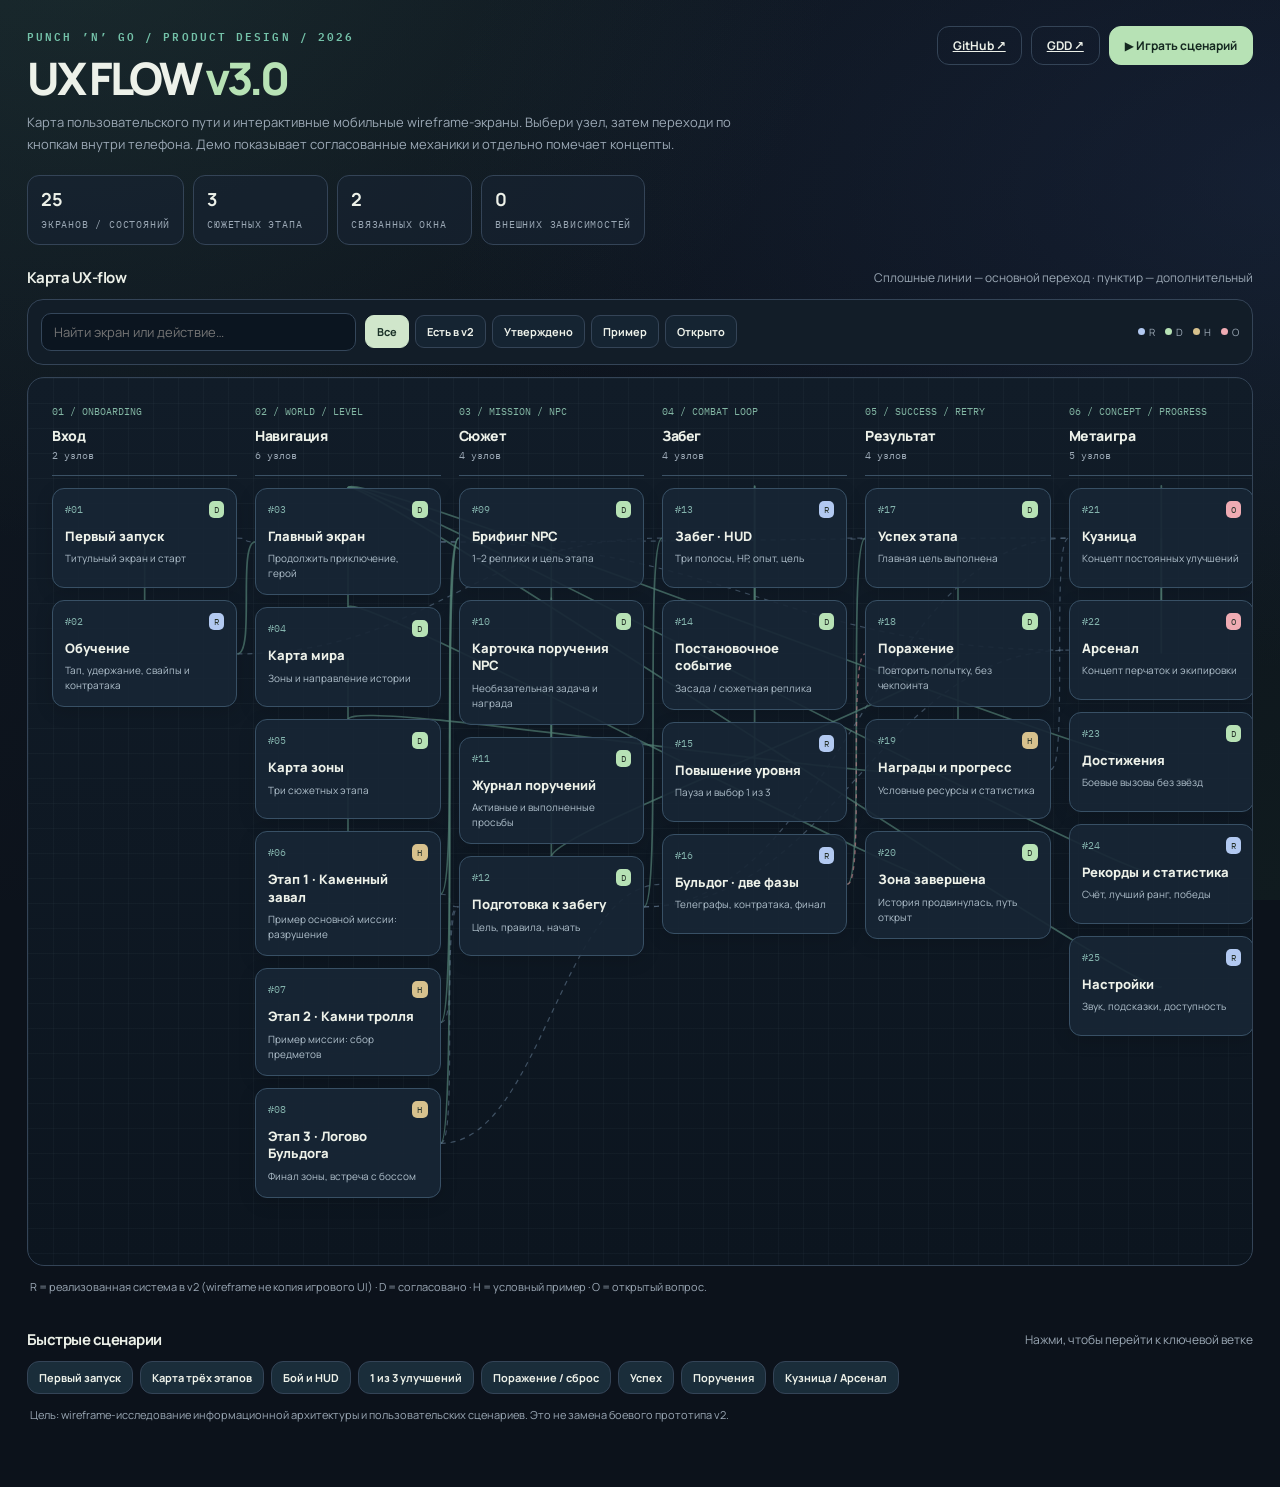
<file: index.html>
<!doctype html>
<html lang="ru">
<head>
  <meta charset="utf-8">
  <meta name="viewport" content="width=device-width, initial-scale=1, viewport-fit=cover">
  <meta name="theme-color" content="#101721">
  <meta name="description" content="PUNCH ’N’ GO v3: интерактивная UX-карта с 25 мобильными wireframe-экранами.">
  <title>PUNCH ’N’ GO · UX FLOW v3</title>
  <link rel="stylesheet" href="./styles.css">
  <script defer src="./app.js"></script>
</head>
<body>
  <div class="page-glow" aria-hidden="true"></div>
  <div id="app"></div>
  <noscript>Для просмотра интерактивного UX-flow включите JavaScript.</noscript>
</body>
</html>
</file>
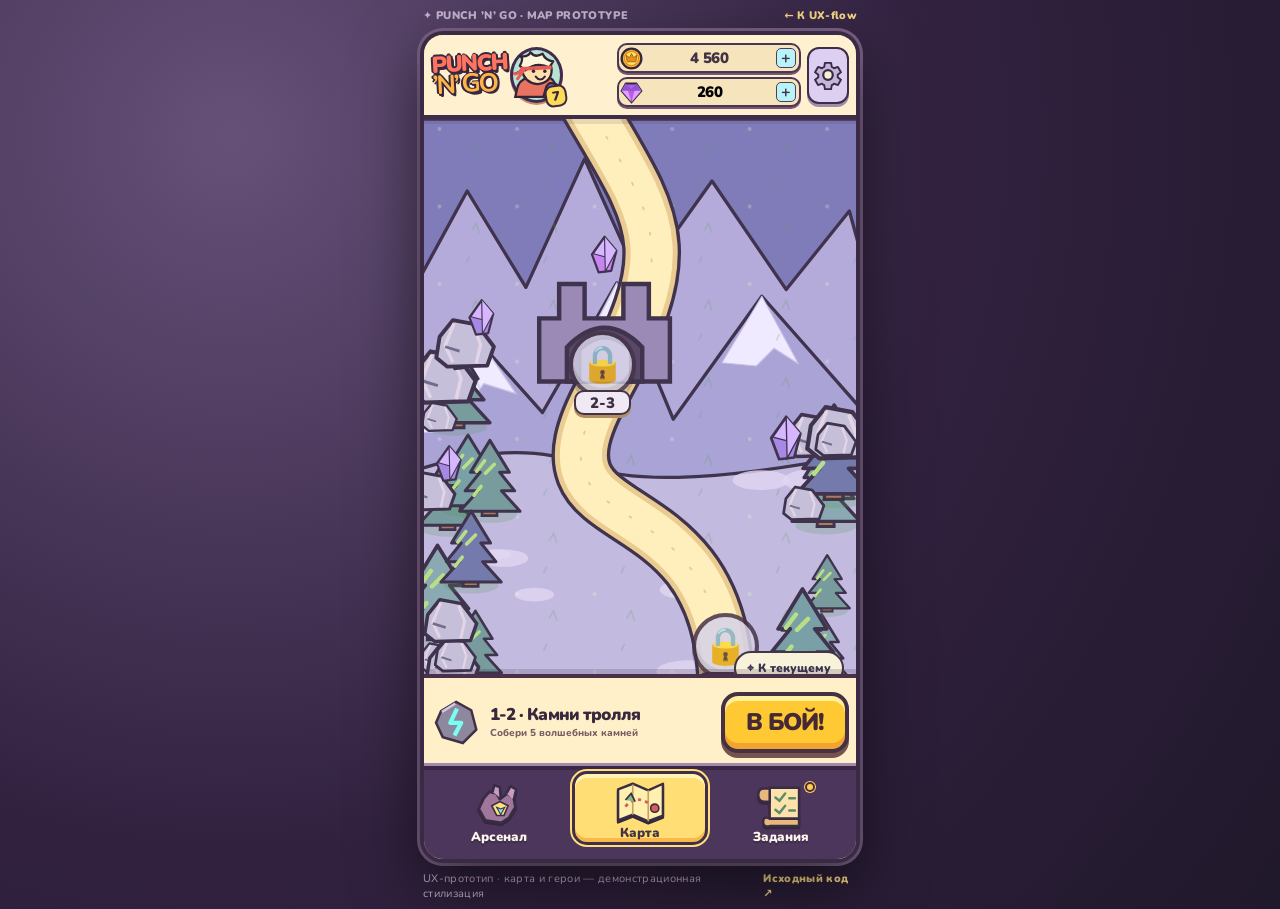
<file: map/index.html>
<!doctype html>
<html lang="ru">
<head>
  <meta charset="utf-8">
  <meta name="viewport" content="width=device-width, initial-scale=1, viewport-fit=cover">
  <meta name="theme-color" content="#332242">
  <meta name="description" content="PUNCH ’N’ GO — интерактивная иллюстрированная карта фэнтезийного приключения.">
  <title>PUNCH ’N’ GO — Карта приключения</title>
  <link rel="preconnect" href="https://fonts.googleapis.com">
  <link rel="preconnect" href="https://fonts.gstatic.com" crossorigin>
  <link href="https://fonts.googleapis.com/css2?family=Nunito:wght@600;700;800;900;1000&display=swap" rel="stylesheet">
  <link rel="stylesheet" href="./styles.css?v=1">
  <script defer src="./art.js?v=1"></script>
  <script defer src="./map.js?v=1"></script>
</head>
<body>
  <div class="desktop-note"><span>✦ PUNCH ’N’ GO · MAP PROTOTYPE</span><a href="../">← К UX-flow</a></div>
  <main class="game" aria-label="Главный экран и карта приключения PUNCH ’N’ GO">
    <header class="topbar">
      <div class="identity">
        <div class="brand"><span>PUNCH</span><strong>’N’ GO</strong></div>
        <div class="hero" aria-label="Портрет героя">
          <svg viewBox="0 0 62 64" aria-hidden="true"><path d="M5 52Q7 38 21 35H48Q59 41 59 61H3Z" fill="#e97361" stroke="#312638" stroke-width="3"/><path d="M12 26Q12 8 31 8T51 25Q51 42 32 44Q15 42 12 26Z" fill="#ffe0ad" stroke="#312638" stroke-width="3"/><path d="M9 20Q15 9 9 7Q20 9 23 2Q29 10 39 4Q43 13 53 14L48 22Q31 14 16 26Z" fill="#fff5db" stroke="#312638" stroke-width="3" stroke-linejoin="round"/><path d="M10 24L51 22" stroke="#e45d57" stroke-width="5"/><path d="M12 24Q5 33 1 30M14 26L6 37" stroke="#e45d57" stroke-width="4" stroke-linecap="round"/><circle cx="27" cy="27" r="2.3" fill="#312638"/><circle cx="42" cy="27" r="2.3" fill="#312638"/><path d="M30 34Q36 42 42 34" fill="none" stroke="#312638" stroke-width="2.8" stroke-linecap="round"/><path d="M43 51Q45 41 53 43Q63 44 60 57L52 65L40 61Z" fill="#87669b" stroke="#312638" stroke-width="3"/><path d="M47 51L53 48L57 53L52 59Z" fill="#ffda59" stroke="#312638" stroke-width="2"/></svg>
          <span class="hero-level">7</span>
        </div>
      </div>
      <div class="resources">
        <button class="resource resource-coin" data-sheet="coins" aria-label="Монеты: 4560, демонстрационная экономика">
          <svg viewBox="0 0 28 28" aria-hidden="true"><circle cx="14" cy="14" r="12" fill="#f9b929" stroke="#35273b" stroke-width="2.8"/><circle cx="14" cy="14" r="8.6" fill="#ffe56a" stroke="#e78a24" stroke-width="1.6"/><path d="m7.5 10 4 3 2.5-5 2.5 5 4-3-1.3 8H8.8Z" fill="#e99115" stroke="#a86521" stroke-width="1.2"/></svg>
          <span>4 560</span><b>+</b>
        </button>
        <button class="resource resource-gem" data-sheet="gems" aria-label="Кристаллы: 260, демонстрационная экономика">
          <svg viewBox="0 0 28 28" aria-hidden="true"><path d="m7 3 13 0 6 9-12 14L2 12Z" fill="#b65de9" stroke="#35273b" stroke-width="2.4"/><path d="M7 3 14 26 2 12ZM20 3 14 26 26 12Z" fill="#e69dff"/><path d="m7 3 7 7 6-7 6 9H2Z" fill="#8e54d1"/></svg>
          <span>260</span><b>+</b>
        </button>
      </div>
      <button class="settings icon-btn" data-sheet="settings" aria-label="Настройки и демо-сценарии">
        <svg viewBox="0 0 32 32" aria-hidden="true"><path d="M12.7 3h6.6l.7 4.3a9 9 0 0 1 2.4 1.5l4.2-1.4 3.2 5.6-3.5 2.7a10 10 0 0 1 0 2.7l3.5 2.7-3.2 5.6-4.2-1.4a9 9 0 0 1-2.4 1.5l-.7 4.3h-6.6l-.7-4.3a9 9 0 0 1-2.4-1.5l-4.2 1.4-3.2-5.6 3.5-2.7a10 10 0 0 1 0-2.7l-3.5-2.7 3.2-5.6 4.2 1.4A9 9 0 0 1 12 7.3Z" fill="#c3b6d9" stroke="#382a46" stroke-width="2" stroke-linejoin="round"/><circle cx="16" cy="16" r="5.1" fill="#f9efd4" stroke="#382a46" stroke-width="2.4"/></svg>
      </button>
    </header>

    <div class="map-scroll" id="mapScroll" tabindex="0" aria-label="Вертикально прокручиваемая карта мира">
      <div class="world" id="world">
        <svg id="worldIllustration" class="world-art" viewBox="0 0 390 2320" preserveAspectRatio="none" aria-label="Иллюстрация карты: лесная тропа, река, камни, замок, снежные горы"></svg>
        <div class="zone-title zone-title-two" data-x="202" data-y="570">
          <span class="small">ЗОНА 2</span><strong>Ледяные вершины</strong><span class="zone-lock">🔒 Закрыта</span>
        </div>
        <div class="zone-title zone-title-one" data-x="156" data-y="1158">
          <span class="small">ЗОНА 1</span><strong>Лесные тропы</strong>
          <span class="small last">ТРИ СЮЖЕТНЫХ ЭТАПА</span>
        </div>

        <button class="stage-node stage-node-locked" data-level="2-3" data-x="161" data-y="246" aria-label="Зона 2, этап 2-3, закрыт">
          <span class="stage-medal">♜</span><span class="stage-ribbon">2-3</span>
        </button>
        <button class="stage-node stage-node-locked" data-level="2-2" data-x="272" data-y="500" aria-label="Зона 2, этап 2-2, закрыт">
          <span class="stage-medal">◆</span><span class="stage-ribbon">2-2</span>
        </button>
        <button class="stage-node stage-node-locked" data-level="2-1" data-x="93" data-y="833" aria-label="Зона 2, этап 2-1">
          <span class="stage-medal">✦</span><span class="stage-ribbon">2-1</span>
        </button>

        <button class="stage-node stage-node-boss" data-level="1-3" data-x="253" data-y="1384" aria-label="Этап 1-3, логово Бульдога, закрыт">
          <span class="stage-medal">♜</span><span class="stage-ribbon">1-3</span><span class="stage-name">Логово Бульдога</span>
        </button>
        <button class="stage-node stage-node-current" data-level="1-2" data-x="159" data-y="1672" id="currentStage" aria-label="Текущий этап 1-2, Камни тролля">
          <span class="stage-rays" aria-hidden="true">✦</span><span class="stage-medal"><svg viewBox="0 0 52 52" aria-hidden="true"><path d="M10 39L41 12M14 13l27 28" stroke="#47334c" stroke-width="6" stroke-linecap="round"/><path d="M10 39L41 12M14 13l27 28" stroke="#fff9d5" stroke-width="2" stroke-linecap="round"/></svg></span><span class="stage-ribbon">1-2</span><span class="stage-name">Камни тролля</span>
        </button>
        <button class="stage-node stage-node-done" data-level="1-1" data-x="113" data-y="1971" aria-label="Пройденный этап 1-1, Каменный завал">
          <span class="stage-medal">✓</span><span class="stage-ribbon">1-1</span><span class="stage-name">Каменный завал</span>
        </button>
        <button class="npc-hit" data-sheet="npc" data-x="326" data-y="1639" aria-label="Каменный тролль: необязательное поручение"><span>!</span></button>
        <span class="floating-coin" data-x="65" data-y="1435" aria-hidden="true">✦</span>
        <span class="floating-coin" data-x="324" data-y="2028" aria-hidden="true">✦</span>
      </div>
    </div>

    <button id="jumpCurrent" class="jump-current" aria-label="Вернуться к текущему уровню">⌖ <span>К текущему</span></button>

    <section class="battle-dock" aria-label="Текущий сюжетный этап">
      <div class="battle-dock-art" aria-hidden="true">
        <svg viewBox="0 0 62 62"><path d="m12 18 18-11 18 10 6 23-16 16-24-7-8-17Z" fill="#8e889f" stroke="#403045" stroke-width="3"/><path d="m31 15-8 17 13 0-8 15" fill="none" stroke="#77fff2" stroke-width="5" stroke-linejoin="round"/><path d="M13 19 29 9" stroke="#d4c9e0" stroke-width="3"/></svg>
      </div>
      <div class="battle-info"><strong id="currentStageTitle">1-2 · Камни тролля</strong><span id="currentStageSubtitle">Собери 5 волшебных камней</span></div>
      <button class="battle-button" data-action="battle">В БОЙ!</button>
    </section>

    <nav class="bottom-tabs" aria-label="Нижняя навигация">
      <button class="tab" data-sheet="arsenal" aria-label="Арсенал">
        <svg viewBox="0 0 65 56" aria-hidden="true"><path d="m13 18 7-8 9 2 4 7 9-7 8 5 2 12-8 13-9 6-20-3-8-14Z" fill="#a1769d" stroke="#392c45" stroke-width="3.5" stroke-linejoin="round"/><path d="m24 10 2-8 7 2 1 14M41 12l5-9 7 4-3 13" fill="#c99bc0" stroke="#392c45" stroke-width="3.2" stroke-linejoin="round"/><path d="m23 27 10-5 10 5-5 12H29Z" fill="#fee27b" stroke="#392c45" stroke-width="2"/><path d="m29 29 5 2 5-2-5 9Z" fill="#77e9e2" stroke="#392c45" stroke-width="1.3"/></svg>
        <span>Арсенал</span>
      </button>
      <button class="tab selected" data-action="focus" aria-label="Карта, текущая вкладка">
        <svg viewBox="0 0 65 56" aria-hidden="true"><path d="M5 12 23 5l19 8 18-8v39l-18 7-19-8-18 7Z" fill="#fff0af" stroke="#392c45" stroke-width="3" stroke-linejoin="round"/><path d="m23 6 0 37m19-30v38" stroke="#c9a15a" stroke-width="2"/><path d="M14 33Q29 15 50 35" fill="none" stroke="#d65d5c" stroke-width="3.5" stroke-dasharray="4 5"/><circle cx="50" cy="35" r="5" fill="#d65d5c" stroke="#392c45" stroke-width="2"/><path d="m14 25 7-8 5 10" fill="#83ba85" stroke="#392c45" stroke-width="2"/></svg>
        <span>Карта</span>
      </button>
      <button class="tab" data-sheet="quests" aria-label="Задания">
        <svg viewBox="0 0 65 56" aria-hidden="true"><path d="M18 5h36v38H18Z" fill="#ffe2ab" stroke="#392c45" stroke-width="3"/><path d="M11 6q-7 0-7 8t7 8h7V6Zm7 37q-8-4-8 4 0 7 8 5h36V43Z" fill="#e9b77c" stroke="#392c45" stroke-width="3"/><path d="m25 17 5 4 7-9M25 32l5 4 7-9m5-9h7m-7 15h7" fill="none" stroke="#598c67" stroke-width="3" stroke-linecap="round"/></svg>
        <span>Задания</span><i class="quest-dot" aria-hidden="true"></i>
      </button>
    </nav>

    <div class="sheet-shade" id="sheetShade" hidden>
      <section class="sheet" role="dialog" aria-modal="true" aria-labelledby="sheetTitle">
        <div class="sheet-grab" aria-hidden="true"></div>
        <header class="sheet-header"><span id="sheetTag">СЮЖЕТНЫЙ ЭТАП</span><button id="closeSheet" class="close-sheet" aria-label="Закрыть карточку">✕</button></header>
        <div class="sheet-content" id="sheetContent"></div>
      </section>
    </div>
  </main>
  <div class="desktop-footer"><span>UX-прототип · карта и герои — демонстрационная стилизация</span><a href="https://github.com/artem-chinkov/punchngo-v3-uxflow/tree/main/map" target="_blank" rel="noopener noreferrer">Исходный код ↗</a></div>
</body>
</html>
</file>
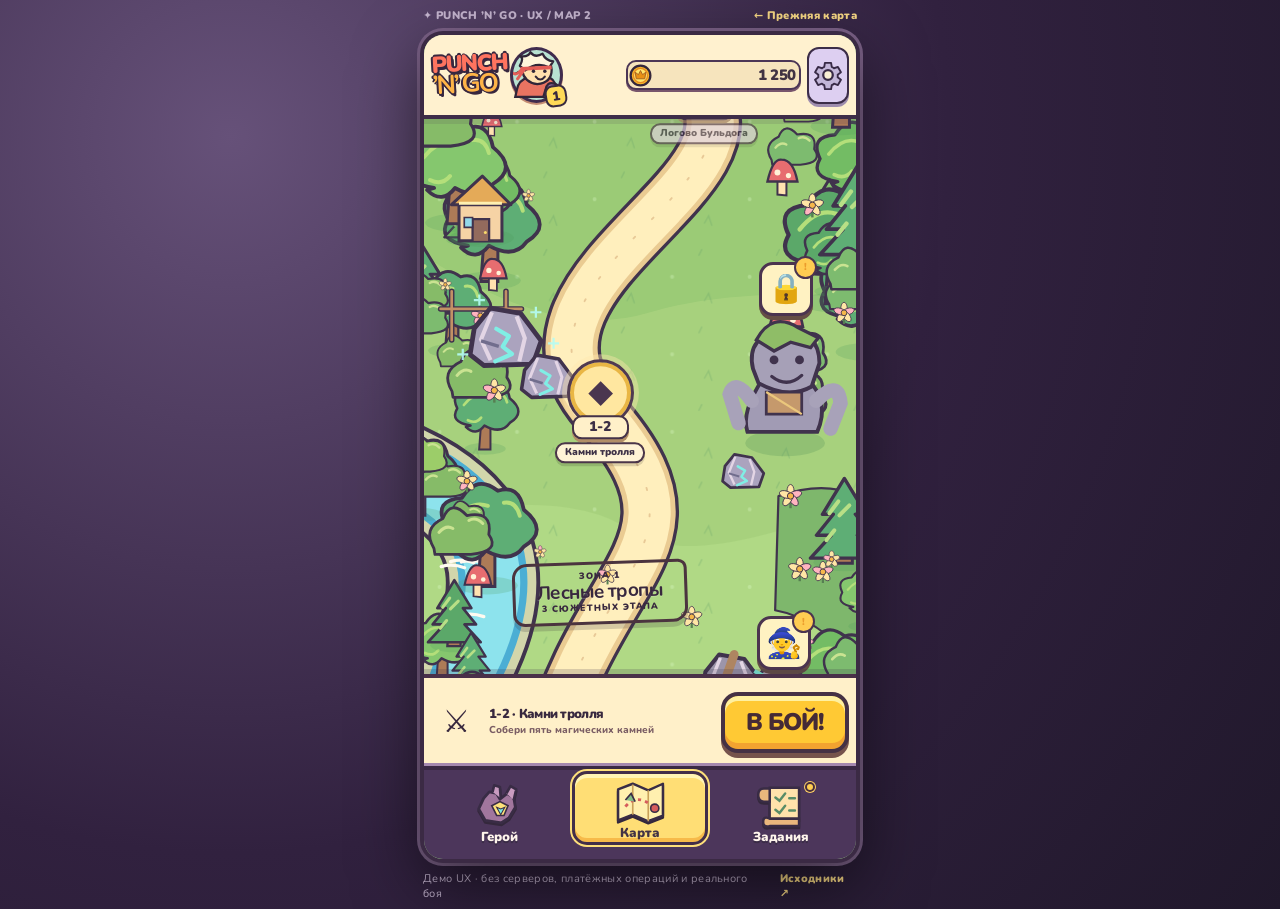
<file: map_2/index.html>
<!doctype html>
<html lang="ru">
<head>
  <meta charset="utf-8">
  <meta name="viewport" content="width=device-width, initial-scale=1, viewport-fit=cover">
  <meta name="theme-color" content="#332242">
  <meta name="description" content="PUNCH ’N’ GO — UX-прототип карты, героя, камней и ежедневной арены на основе GDD v1.2.">
  <title>PUNCH ’N’ GO — UX Map 2</title>
  <link rel="preconnect" href="https://fonts.googleapis.com">
  <link rel="preconnect" href="https://fonts.gstatic.com" crossorigin>
  <link href="https://fonts.googleapis.com/css2?family=Nunito:wght@600;700;800;900;1000&display=swap" rel="stylesheet">
  <link rel="stylesheet" href="./styles.css?v=2">
  <script defer src="./art.js?v=2"></script>
  <script defer src="./app.js?v=2"></script>
</head>
<body>
  <div class="desktop-note"><span>✦ PUNCH ’N’ GO · UX / MAP 2</span><a href="../map/">← Прежняя карта</a></div>
  <main class="game" id="game" aria-label="PUNCH ’N’ GO интерактивный UX-прототип">
<header class="topbar">
      <div class="identity">
        <div class="brand"><span>PUNCH</span><strong>’N’ GO</strong></div>
        <div class="hero" aria-label="Портрет героя">
          <svg viewBox="0 0 62 64" aria-hidden="true"><path d="M5 52Q7 38 21 35H48Q59 41 59 61H3Z" fill="#e97361" stroke="#312638" stroke-width="3"/><path d="M12 26Q12 8 31 8T51 25Q51 42 32 44Q15 42 12 26Z" fill="#ffe0ad" stroke="#312638" stroke-width="3"/><path d="M9 20Q15 9 9 7Q20 9 23 2Q29 10 39 4Q43 13 53 14L48 22Q31 14 16 26Z" fill="#fff5db" stroke="#312638" stroke-width="3" stroke-linejoin="round"/><path d="M10 24L51 22" stroke="#e45d57" stroke-width="5"/><path d="M12 24Q5 33 1 30M14 26L6 37" stroke="#e45d57" stroke-width="4" stroke-linecap="round"/><circle cx="27" cy="27" r="2.3" fill="#312638"/><circle cx="42" cy="27" r="2.3" fill="#312638"/><path d="M30 34Q36 42 42 34" fill="none" stroke="#312638" stroke-width="2.8" stroke-linecap="round"/><path d="M43 51Q45 41 53 43Q63 44 60 57L52 65L40 61Z" fill="#87669b" stroke="#312638" stroke-width="3"/><path d="M47 51L53 48L57 53L52 59Z" fill="#ffda59" stroke="#312638" stroke-width="2"/></svg>
          <span class="hero-level">7</span>
        </div>
      </div>
      <div class="resources">
        <button class="resource resource-coin" data-action="coins" aria-label="Монеты: 1250, демонстрационный баланс">
          <svg viewBox="0 0 28 28" aria-hidden="true"><circle cx="14" cy="14" r="12" fill="#f9b929" stroke="#35273b" stroke-width="2.8"/><circle cx="14" cy="14" r="8.6" fill="#ffe56a" stroke="#e78a24" stroke-width="1.6"/><path d="m7.5 10 4 3 2.5-5 2.5 5 4-3-1.3 8H8.8Z" fill="#e99115" stroke="#a86521" stroke-width="1.2"/></svg>
          <span>1 250</span><b>+</b>
        </button>
        
      </div>
      <button class="settings icon-btn" data-action="settings" aria-label="Настройки и демо-сценарии">
        <svg viewBox="0 0 32 32" aria-hidden="true"><path d="M12.7 3h6.6l.7 4.3a9 9 0 0 1 2.4 1.5l4.2-1.4 3.2 5.6-3.5 2.7a10 10 0 0 1 0 2.7l3.5 2.7-3.2 5.6-4.2-1.4a9 9 0 0 1-2.4 1.5l-.7 4.3h-6.6l-.7-4.3a9 9 0 0 1-2.4-1.5l-4.2 1.4-3.2-5.6 3.5-2.7a10 10 0 0 1 0-2.7l-3.5-2.7 3.2-5.6 4.2 1.4A9 9 0 0 1 12 7.3Z" fill="#c3b6d9" stroke="#382a46" stroke-width="2" stroke-linejoin="round"/><circle cx="16" cy="16" r="5.1" fill="#f9efd4" stroke="#382a46" stroke-width="2.4"/></svg>
      </button>
    </header>
    <section id="heroView" class="view hero-view" hidden aria-label="Герой: оружие, руны и облики">
      <div class="screen-scroll hero-scroll" id="heroScroll"></div>
    </section>
    <section id="mapView" class="view map-view" aria-label="Карта приключения">
      <div class="map-scroll" id="mapScroll" tabindex="0" aria-label="Вертикальная карта четырёх зон">
        <div class="world" id="world">
          <svg id="worldIllustrationHigh" class="world-art world-art-high" viewBox="0 0 390 2320" preserveAspectRatio="none" aria-hidden="true"></svg>
          <svg id="worldIllustrationLow" class="world-art world-art-low" viewBox="0 0 390 2320" preserveAspectRatio="none" aria-hidden="true"></svg>
          <div class="zone-wash zone-wash-four"></div><div class="zone-wash zone-wash-three"></div>
          <div id="mapNodes" class="map-nodes"></div>
        </div>
      </div>
      <div id="dailyInvite" class="daily-invite" hidden></div>
      <button id="jumpCurrent" class="jump-current" aria-label="Вернуться к текущему уровню">⌖ <span>К текущему</span></button>
      <section class="battle-dock" id="battleDock" aria-label="Текущий сюжетный этап">
        <div class="battle-dock-art" aria-hidden="true">⚔️</div>
        <div class="battle-info"><strong id="currentStageTitle">1-2 · Камни тролля</strong><span id="currentStageSubtitle">Собери 5 магических камней</span></div>
        <button class="battle-button" data-action="current-stage">В БОЙ!</button>
      </section>
    </section>
    <section id="questsView" class="view quests-view" hidden aria-label="Сюжетные и побочные задания">
      <div class="screen-scroll quest-scroll" id="questScroll"></div>
    </section>
<nav class="bottom-tabs" aria-label="Нижняя навигация">
      <button class="tab" data-view="hero" aria-label="Герой">
        <svg viewBox="0 0 65 56" aria-hidden="true"><path d="m13 18 7-8 9 2 4 7 9-7 8 5 2 12-8 13-9 6-20-3-8-14Z" fill="#a1769d" stroke="#392c45" stroke-width="3.5" stroke-linejoin="round"/><path d="m24 10 2-8 7 2 1 14M41 12l5-9 7 4-3 13" fill="#c99bc0" stroke="#392c45" stroke-width="3.2" stroke-linejoin="round"/><path d="m23 27 10-5 10 5-5 12H29Z" fill="#fee27b" stroke="#392c45" stroke-width="2"/><path d="m29 29 5 2 5-2-5 9Z" fill="#77e9e2" stroke="#392c45" stroke-width="1.3"/></svg>
        <span>Герой</span>
      </button>
      <button class="tab selected" data-view="map" aria-label="Карта, текущая вкладка">
        <svg viewBox="0 0 65 56" aria-hidden="true"><path d="M5 12 23 5l19 8 18-8v39l-18 7-19-8-18 7Z" fill="#fff0af" stroke="#392c45" stroke-width="3" stroke-linejoin="round"/><path d="m23 6 0 37m19-30v38" stroke="#c9a15a" stroke-width="2"/><path d="M14 33Q29 15 50 35" fill="none" stroke="#d65d5c" stroke-width="3.5" stroke-dasharray="4 5"/><circle cx="50" cy="35" r="5" fill="#d65d5c" stroke="#392c45" stroke-width="2"/><path d="m14 25 7-8 5 10" fill="#83ba85" stroke="#392c45" stroke-width="2"/></svg>
        <span>Карта</span>
      </button>
      <button class="tab" data-view="quests" aria-label="Задания">
        <svg viewBox="0 0 65 56" aria-hidden="true"><path d="M18 5h36v38H18Z" fill="#ffe2ab" stroke="#392c45" stroke-width="3"/><path d="M11 6q-7 0-7 8t7 8h7V6Zm7 37q-8-4-8 4 0 7 8 5h36V43Z" fill="#e9b77c" stroke="#392c45" stroke-width="3"/><path d="m25 17 5 4 7-9M25 32l5 4 7-9m5-9h7m-7 15h7" fill="none" stroke="#598c67" stroke-width="3" stroke-linecap="round"/></svg>
        <span>Задания</span><i class="quest-dot" aria-hidden="true"></i>
      </button>
    </nav>
    <div id="toast" class="toast" role="status" aria-live="polite"></div>
    <dialog id="sheetDialog" class="dialog" aria-labelledby="sheetTitle">
      <div class="dialog-handle" aria-hidden="true"></div>
      <header class="dialog-header"><span id="sheetLabel">ПОДРОБНОСТИ</span><button id="closeSheet" class="close-sheet" aria-label="Закрыть окно">✕</button></header>
      <div class="dialog-content" id="sheetBody"></div>
    </dialog>
  </main>
  <div class="desktop-footer"><span>Демо UX · без серверов, платёжных операций и реального боя</span><a href="https://github.com/artem-chinkov/punchngo-v3-uxflow/tree/main/map_2" target="_blank" rel="noopener noreferrer">Исходники ↗</a></div>
</body>
</html>
</file>
<file: styles.css>
@import url('https://fonts.googleapis.com/css2?family=IBM+Plex+Mono:wght@400;500;600&family=Manrope:wght@400;500;600;700;800&display=swap');
:root{color-scheme:dark;--bg:#0c121b;--panel:#141e2a;--panel2:#192634;--ink:#edf1e9;--muted:#9ba8b5;--border:#344457;--green:#b7e2b5;--mint:#74c2a9;--gold:#d7c18d;--pink:#efabb3;--blue:#b2c9f1;--shadow:0 22px 68px #0007;font-family:Manrope,system-ui,-apple-system,sans-serif}
*{box-sizing:border-box}body{margin:0;min-height:100vh;background:var(--bg);color:var(--ink)}button,input{font:inherit}button{cursor:pointer}button:disabled{opacity:.35;cursor:not-allowed}a{color:inherit}button:focus-visible,input:focus-visible,.node:focus-visible{outline:2px solid var(--green);outline-offset:3px}.page-glow{position:fixed;inset:0;z-index:-1;pointer-events:none;background:radial-gradient(ellipse at 6% -9%,#3153464a,transparent 45%),radial-gradient(ellipse at 102% 20%,#283c6650,transparent 48%),linear-gradient(145deg,#101923,#0c121b 55%,#101b1f)}
.shell{max-width:1700px;margin:auto;padding:26px 27px 52px}.topbar{display:flex;justify-content:space-between;gap:24px;align-items:flex-start}.overline,.mono,.chip,.mini,small{font-family:'IBM Plex Mono',monospace}.overline{text-transform:uppercase;font-size:11px;letter-spacing:.19em;color:var(--mint);font-weight:600}.brand{font-size:clamp(27px,3.5vw,46px);font-weight:800;line-height:1.08;letter-spacing:-.075em;margin:9px 0}.brand em{font-style:normal;color:var(--green)}.lead{font-size:13px;color:var(--muted);line-height:1.7;max-width:740px;margin:0}.top-actions{display:flex;gap:9px;align-items:center;flex-wrap:wrap;justify-content:flex-end}.button,.icon-button,.pill,.filter{border:1px solid var(--border);background:#223140;color:var(--ink);border-radius:12px;padding:10px 15px;font-weight:700;font-size:12px;transition:background .15s,border-color .15s,transform .15s}.button:hover,.icon-button:hover,.pill:hover,.filter:hover{background:#304457;border-color:#77908a}.button.primary{background:var(--green);border-color:var(--green);color:#152820}.button.primary:hover{background:#d2f5c7}.button.tiny{padding:7px 10px}.button.ghost{background:transparent}.button.active{border-color:var(--mint);color:var(--mint)}.button:active,.node:active{transform:scale(.985)}.icon-button{width:35px;height:35px;padding:0;display:grid;place-items:center}.section-head{display:flex;justify-content:space-between;align-items:center;gap:12px;margin:22px 0 11px}.section-title{margin:0;font-size:15px;letter-spacing:-.035em}.section-caption{font-size:12px;color:var(--muted)}.info-strip{display:flex;flex-wrap:wrap;gap:9px;margin:19px 0}.stat{border:1px solid var(--border);background:#172332a9;border-radius:12px;min-width:135px;padding:11px 13px}.stat b{display:block;font-size:18px}.stat span{font:10px 'IBM Plex Mono',monospace;color:var(--muted);text-transform:uppercase;letter-spacing:.08em}.toolbar{display:flex;gap:9px;align-items:center;flex-wrap:wrap;padding:13px;border:1px solid var(--border);border-radius:16px;background:#121d28}.search{height:38px;min-width:210px;flex:1;max-width:315px;border:1px solid #34465a;border-radius:10px;padding:0 12px;background:#0b1520;color:var(--ink);font-size:13px}.filters{display:flex;gap:6px;flex-wrap:wrap}.filter{padding:8px 11px;background:#152432;font-size:11px;border-radius:9px}.filter.active{background:#d0e6cb;color:#1a3128;border-color:#d0e6cb}.legend{display:flex;align-items:center;gap:10px;flex-wrap:wrap;margin-left:auto;font-size:10px;color:var(--muted)}.legend span{display:flex;align-items:center;gap:4px}.dot{display:inline-block;width:7px;height:7px;border-radius:50%;background:var(--green)}.dot.hyp{background:var(--gold)}.dot.open{background:var(--pink)}.dot.done{background:var(--blue)}
.flow-viewport{position:relative;border:1px solid var(--border);border-radius:17px;min-height:570px;margin-top:12px;overflow:auto;background:linear-gradient(#8e9eaa0c 1px,transparent 1px),linear-gradient(90deg,#8e9eaa0c 1px,transparent 1px),linear-gradient(#111c28,#0c151f);background-size:25px 25px,25px 25px,auto}.flow-content{position:relative;min-width:1250px;padding:24px 24px 55px;min-height:620px}.flow-columns{position:relative;z-index:2;display:grid;grid-template-columns:repeat(6,minmax(175px,1fr));gap:18px}.flow-col{min-width:0}.column-head{margin-bottom:12px;border-bottom:1px solid #3b5165;padding:3px 0 13px}.column-num{font:10px 'IBM Plex Mono',monospace;color:#83b7a4;margin-bottom:8px}.column-name{font-size:14px;font-weight:800;letter-spacing:-.03em}.column-note{font:10px 'IBM Plex Mono',monospace;color:var(--muted);margin-top:4px}.node{position:relative;display:flex;flex-direction:column;align-items:stretch;width:100%;text-align:left;background:#172635e9;color:var(--ink);border:1px solid #385065;border-radius:12px;padding:12px 12px 13px;margin-bottom:12px;min-height:100px;box-shadow:0 5px 18px #0002;transition:background .15s,border-color .15s,transform .15s}.node:hover{background:#24394a;border-color:#9fcab1;transform:translateY(-1px)}.node:focus-visible{z-index:2}.node.is-highlighted{border-color:#c7e4b0;background:#29443d}.node.is-muted{opacity:.25;filter:saturate(.45)}.node-top{display:flex;justify-content:space-between;align-items:center;gap:9px;margin-bottom:10px}.node-num{font:10px 'IBM Plex Mono',monospace;color:#84b3ad}.status{font:9px 'IBM Plex Mono',monospace;letter-spacing:.05em;color:#26322a;background:var(--green);border-radius:5px;padding:3px 5px}.status.R{background:var(--blue)}.status.D{background:var(--green)}.status.H{background:var(--gold)}.status.O{background:var(--pink)}.node-name{font-size:13px;font-weight:800;line-height:1.35}.node-sub{font-size:10px;color:#b0c0cc;margin-top:6px;line-height:1.5}.flow-connections{position:absolute;z-index:1;pointer-events:none;inset:0;width:100%;height:100%;overflow:visible}.flow-connections path{fill:none;stroke:#548277;stroke-width:1.7;opacity:.72}.flow-connections path.secondary{stroke:#62788f;stroke-width:1.2;stroke-dasharray:5 5;opacity:.6}.flow-connections path.danger{stroke:#b77d86;stroke-width:1.4;stroke-dasharray:4 4}.flow-footer{font-size:11px;color:var(--muted);padding:13px 3px}.quicklinks{display:flex;flex-wrap:wrap;gap:7px}.pill{padding:8px 11px;background:#1a2d3a;font-size:11px}
.dialog-layer{position:fixed;z-index:50;inset:0;background:#060a12e8;backdrop-filter:blur(11px);padding:18px;overflow:auto}.dialog-shell{max-width:1150px;min-height:min(94vh,820px);margin:0 auto;display:flex;flex-direction:column;gap:12px}.dialog-head{display:flex;align-items:center;gap:15px;justify-content:space-between}.dialog-title{font-size:19px;font-weight:800;letter-spacing:-.05em;margin:0}.dialog-sub{font-size:11px;color:var(--muted);margin-top:5px}.dialog-tabs{display:flex;gap:6px}.dialog-body{display:grid;grid-template-columns:minmax(320px,520px) minmax(300px,1fr);gap:14px;min-height:630px;align-items:stretch}.modal-pane{border:1px solid #34485c;background:#101b27;border-radius:17px;box-shadow:var(--shadow);min-width:0}.phone-pane{display:flex;align-items:center;flex-direction:column;justify-content:center;padding:23px 16px 17px;background:radial-gradient(ellipse at 48% 22%,#354a48 0,#152433 52%,#111925 90%)}.modal-pane h3{margin:0;font-size:14px}.phone-label{width:100%;max-width:380px;display:flex;justify-content:space-between;gap:10px;font-size:10px;color:#b6c2ce;margin:0 0 14px}.phone{position:relative;width:min(100%,354px);aspect-ratio:354/670;border:7px solid #050a0f;border-radius:34px;overflow:hidden;background:#e9e9e5;color:#1d292d;box-shadow:0 24px 65px #000b,0 0 0 1px #556675;display:flex;flex-direction:column}.phone::before{content:'';position:absolute;z-index:20;top:3px;left:50%;width:92px;height:17px;transform:translateX(-50%);border-radius:0 0 13px 13px;background:#050a0f;pointer-events:none}.phone-status{height:32px;flex-shrink:0;display:flex;justify-content:space-between;padding:8px 21px 3px;font:10px 'IBM Plex Mono',monospace;background:#e8ebeb}.phone-content{flex:1;min-height:0;display:flex;flex-direction:column;overflow-y:auto;background:#eef0ea}.phone-content::-webkit-scrollbar{width:4px}.phone-content::-webkit-scrollbar-thumb{background:#9ba79d}.ph-head{display:flex;align-items:center;justify-content:space-between;gap:8px;padding:13px 16px 12px;border-bottom:1px solid #c6cdc9;background:#f4f5f0}.ph-title{font-size:17px;font-weight:800;letter-spacing:-.055em}.ph-sub{font:10px 'IBM Plex Mono',monospace;color:#6b7676}.ph-body{padding:14px;display:flex;flex-direction:column;gap:11px;flex:1}.ph-bottom{padding:12px 14px 17px;border-top:1px solid #c7cfca;background:#f4f6f0;display:flex;flex-direction:column;gap:8px}.ph-row{display:flex;justify-content:space-between;gap:10px;align-items:center}.ph-box{border:1px solid #b6c0ba;background:#f7f8f4;border-radius:9px;padding:11px}.ph-box.dotted{border-style:dashed;background:#eff1ed}.ph-box.dark{background:#243842;color:#f3f5eb;border-color:#243842}.ph-box.chosen{border-color:#5c9280;background:#e3f1df}.ph-box.lite{background:#e5e9e2}.ph-box.locked{opacity:.55}.ph-box small{color:#657473}.ph-box.dark small{color:#c9d5d2}.ph-card-title{font-size:12px;font-weight:800}.ph-card-sub{font-size:10px;color:#627171;line-height:1.55;margin-top:4px}.ph-kicker{font:10px 'IBM Plex Mono',monospace;letter-spacing:.07em;text-transform:uppercase;color:#526e62}.ph-btn{display:block;background:#274c44;border:1px solid #274c44;color:#fff;border-radius:9px;padding:11px 12px;text-align:center;font-size:12px;font-weight:800;width:100%;min-height:38px}.ph-btn:hover{background:#346c5c}.ph-btn.secondary{background:#e5eae3;color:#263b34;border-color:#aebdb6}.ph-btn.danger{background:#693c44;border-color:#693c44}.ph-btn.mini-btn{font-size:10px;padding:7px 9px;min-height:29px}.ph-btn:disabled{background:#cdd4cd;color:#777;border-color:#bbc2ba}.ph-btn-row{display:flex;gap:7px}.ph-btn-row>.ph-btn{flex:1}.ph-label{font-size:10px;color:#596967}.ph-small{font-size:10px;color:#596967;line-height:1.6}.ph-divider{height:1px;background:#c8d1ca;margin:2px 0}.ph-badge{display:inline-block;padding:3px 6px;font:9px 'IBM Plex Mono',monospace;background:#dce6db;color:#355549;border-radius:5px}.ph-badge.warn{background:#faeacb;color:#755523}.ph-badge.info{background:#e0e9f3;color:#405c79}.ph-badge.alert{background:#f5dede;color:#854d53}.ph-grid{display:grid;grid-template-columns:1fr 1fr;gap:8px}.ph-grid.three{grid-template-columns:repeat(3,1fr)}.ph-number{font-size:23px;font-weight:800;letter-spacing:-.07em}.ph-progress{width:100%;background:#cad5ca;border-radius:8px;height:7px;overflow:hidden}.ph-progress>i{height:100%;display:block;background:#4b8b74}.ph-link{background:none;border:none;color:#245a4f;text-decoration:underline;font-size:11px;padding:5px;cursor:pointer}.ph-avatar{width:48px;height:48px;display:grid;place-items:center;border:1px solid #a9b9af;border-radius:9px;background:#dbe7dc;font-size:23px;flex-shrink:0}.ph-list{display:flex;flex-direction:column;gap:7px}.ph-list-item{display:flex;align-items:center;justify-content:space-between;gap:9px;padding:10px;border:1px solid #bac8be;border-radius:9px;background:#fafbf6}.ph-list-item b{font-size:12px}.ph-list-item span{font-size:10px;color:#61736a}.ph-scene{background:linear-gradient(180deg,#d9e3de,#bdcfbf 37%,#adbd9b 38%,#d4c6a1 100%);border:1px solid #a9b7a9;height:205px;position:relative;overflow:hidden;border-radius:12px}.ph-scene::after{content:'';position:absolute;bottom:-2px;left:30%;width:40%;height:155px;clip-path:polygon(43% 0,57% 0,100% 100%,0 100%);background:#c8b99a;border:2px solid #a99b84}.ph-scene .hill{position:absolute;z-index:1;border-radius:50% 50% 0 0;background:#829e84;width:65%;height:75px;bottom:81px;left:-9%}.ph-scene .hill.right{left:auto;right:-12%;background:#759478;bottom:67px}.ph-scene .castle{position:absolute;z-index:1;top:29px;left:47%;font-size:35px;opacity:.6}.ph-scene .enemy{position:absolute;z-index:3;left:50%;top:73px;transform:translateX(-50%);width:54px;height:69px;background:#879c84;border:2px solid #526c5b;border-radius:20px 20px 12px 12px;display:grid;place-items:center;font-size:27px}.ph-scene .fists{position:absolute;z-index:4;bottom:-6px;width:100%;display:flex;justify-content:space-between;padding:0 40px;color:#6f5044;font-size:39px;filter:grayscale(1)}.ph-scene .indicator{position:absolute;top:11px;right:12px;z-index:5;background:#faeddc;border:1px solid #ae7a54;color:#7a4535;padding:5px 8px;border-radius:6px;font:10px 'IBM Plex Mono',monospace}.ph-scene .indicator.warning{background:#f7cecc;border-color:#b85252}.ph-scene .indicator.ready{background:#f8efb6;border-color:#b49a49}.ph-hud{display:flex;gap:7px;justify-content:space-between;align-items:center;background:#243c3c;color:#eaf1df;padding:10px;border-radius:8px}.ph-hud span{font:10px 'IBM Plex Mono',monospace}.ph-hud strong{font-size:12px}.ph-tabs{display:flex;gap:5px;border-radius:8px;background:#dfe5dd;padding:4px}.ph-tabs button{flex:1;border:0;border-radius:6px;padding:7px 4px;color:#455850;background:transparent;font-size:10px}.ph-tabs button.on{background:#fff;box-shadow:0 1px 4px #0002;font-weight:800}.ph-notice{padding:9px;border-radius:8px;background:#fff3da;color:#745625;font-size:10px;line-height:1.5;border:1px solid #e5cf97}.ph-message{display:flex;gap:8px;background:#fff;border:1px solid #ccd4c9;border-radius:9px;padding:9px}.ph-message p{font-size:11px;line-height:1.55;margin:0}.ph-message strong{font-size:11px}.ph-steps{display:flex;gap:6px}.ph-step{height:5px;flex:1;background:#cbd6cd;border-radius:4px}.ph-step.active{background:#57947b}.ph-step.done{background:#8dbba7}.details{padding:22px;display:flex;flex-direction:column;gap:14px;overflow:auto;max-height:790px}.details h2{font-size:25px;margin:0;letter-spacing:-.06em;line-height:1.2}.details p{color:#bac5cc;font-size:12px;line-height:1.75;margin:0}.detail-block{border-top:1px solid #34475a;padding-top:13px}.detail-block h4{font-size:11px;text-transform:uppercase;color:#8bc8b4;letter-spacing:.08em;margin:0 0 9px}.detail-list{padding-left:18px;margin:0;display:grid;gap:7px;color:#c3ccd3;font-size:12px;line-height:1.65}.detail-links{display:grid;grid-template-columns:1fr 1fr;gap:7px}.detail-links .button{text-align:left;font-size:11px;padding:10px}.detail-links .button small{font-size:9px;display:block;color:#91a5b4;margin-bottom:3px}.detail-links .button:hover small{color:#c9dadb}.detail-nav{margin-top:auto;display:flex;justify-content:space-between;gap:9px}.footline{display:flex;justify-content:space-between;gap:10px;font-size:10px;color:#9aabb8;flex-wrap:wrap}.kbd{display:inline-block;border:1px solid #526475;padding:2px 5px;border-radius:4px;font:10px 'IBM Plex Mono',monospace}
@media(max-width:900px){.shell{padding:18px 12px 30px}.topbar{flex-direction:column}.top-actions{justify-content:flex-start}.dialog-layer{padding:9px}.dialog-body{grid-template-columns:1fr;min-height:0}.phone-pane{padding:17px 12px}.details{max-height:none;padding:17px}.dialog-shell{max-width:520px}.flow-viewport{min-height:480px}.dialog-head{padding:5px}.dialog-title{font-size:16px}.legend{width:100%}}@media(max-width:450px){.phone{width:min(100%,336px)}.brand{font-size:33px}.toolbar{gap:10px}.search{max-width:none}.node{min-height:97px}.phone-pane{padding:15px 9px}.details h2{font-size:21px}.detail-links{grid-template-columns:1fr 1fr}.stat{min-width:110px}}@media(prefers-reduced-motion:reduce){*,*::before,*::after{scroll-behavior:auto!important;transition:none!important;animation:none!important}}
</file>
<file: map/styles.css>
*{box-sizing:border-box}html,body{margin:0;min-height:100%;background:#271b32}body{font-family:"Nunito","Trebuchet MS",system-ui,sans-serif;color:#38283e;display:flex;min-height:100dvh;flex-direction:column;align-items:center;justify-content:center;background:radial-gradient(circle at 18% 15%,#665179,#31213f 55%,#20182b)}button{font:inherit;cursor:pointer;touch-action:manipulation}button:focus-visible,a:focus-visible{outline:3px solid #51e7df;outline-offset:3px}button:disabled{cursor:not-allowed}.desktop-note,.desktop-footer{width:min(440px,100%);display:flex;justify-content:space-between;gap:12px;align-items:center;font-size:11px;letter-spacing:.03em;color:#c4b4ce;padding:8px 3px}.desktop-note span{font-weight:900}.desktop-note a,.desktop-footer a{color:#f6d784;text-decoration:none;font-weight:900}.game{--ink:#38283e;--outline:#3e2d48;--paper:#fff1ca;--gold:#ffdc58;--plum:#453052;position:relative;width:min(440px,100%);height:min(875px,calc(100dvh - 68px));min-height:560px;display:flex;flex-direction:column;overflow:hidden;background:#9cc978;border:4px solid #3b2a44;border-radius:23px;box-shadow:0 24px 65px #0008,0 0 0 3px #7c6288}
.topbar{height:84px;flex:0 0 84px;z-index:8;position:relative;display:flex;align-items:center;gap:6px;padding:7px 7px 7px 8px;background:#fff1cf;border-bottom:4px solid var(--outline);box-shadow:0 5px 0 #46345220}.identity{display:flex;align-items:center;gap:3px;min-width:0;flex:0 0 43%}.brand{display:flex;flex-direction:column;justify-content:center;line-height:.84;font-weight:1000;letter-spacing:-.075em;font-family:"Nunito",sans-serif;font-size:clamp(16px,4.8vw,23px);color:#ff745f;text-shadow:1.8px 0 #38273f,-1.8px 0 #38273f,0 1.8px #38273f,0 -1.8px #38273f,2.3px 3px #38273f;transform:rotate(-3deg);white-space:nowrap}.brand strong{color:#ffb447;font-size:1.13em;letter-spacing:-.085em}.hero{position:relative;width:53px;height:56px;flex:0 0 53px;border:3px solid #402c4e;background:#b8e2d2;border-radius:50%;box-shadow:0 2px #c48c73}.hero svg{display:block;width:100%;height:100%}.hero-level{position:absolute;bottom:-7px;right:-7px;display:grid;place-items:center;border:2px solid #382a40;background:#ffda57;width:22px;height:22px;border-radius:8px;font-size:13px;font-weight:1000;transform:rotate(-9deg)}
.resources{display:flex;flex-direction:column;gap:4px;flex:1;min-width:0}.resource{display:flex;align-items:center;justify-content:space-between;gap:3px;height:30px;width:100%;background:#f6e4bd;border:2px solid #4b3656;border-radius:10px;padding:1px 3px 1px 1px;box-shadow:0 2px 0 #78566c}.resource svg{height:23px;width:23px;flex:0 0 23px}.resource span{font-size:clamp(11px,3.6vw,15px);font-weight:1000;letter-spacing:-.02em;white-space:nowrap}.resource b{display:grid;place-items:center;flex:0 0 20px;height:20px;background:#b8f4f7;color:#3d3251;border:1.7px solid #523b59;border-radius:5px;font-size:16px;line-height:1}.resource-coin{color:#413343}.settings{border:2.5px solid #3c2d48;border-radius:12px;flex:0 0 42px;width:42px;height:57px;background:#ddcff1;box-shadow:0 3px #9f8dae;display:grid;place-items:center;padding:4px}.settings svg{width:30px;height:30px}
.map-scroll{position:relative;flex:1;min-height:0;overflow-x:hidden;overflow-y:auto;-webkit-overflow-scrolling:touch;overscroll-behavior-y:contain;scrollbar-width:thin;scrollbar-color:#6a8668aa transparent;touch-action:pan-y;background:#7db671}.map-scroll::-webkit-scrollbar{width:4px}.map-scroll::-webkit-scrollbar-thumb{background:#5e7a67a0;border-radius:9px}.world{position:relative;width:100%;aspect-ratio:390 / 2320;isolation:isolate;background:#87bb73}.world-art{position:absolute;inset:0;display:block;width:100%;height:100%;pointer-events:none;user-select:none}
.zone-title{position:absolute;z-index:3;display:flex;flex-direction:column;align-items:center;text-align:center;transform:translate(-50%,-50%) rotate(-2deg);white-space:nowrap;min-width:175px;padding:9px 14px 12px;border:3px solid #4b343f;border-radius:15px 9px 15px 12px;box-shadow:0 5px 0 #3c353b35;font-weight:1000;pointer-events:none}.zone-title-one{background:#db9860;color:#4a302d}.zone-title-one:before,.zone-title-one:after{content:"";position:absolute;z-index:-1;background:#bc7849;border:2px solid #4b343f;width:19px;height:44px;border-radius:9px;top:15px}.zone-title-one:before{left:-13px;transform:rotate(-14deg)}.zone-title-one:after{right:-13px;transform:rotate(14deg)}.zone-title-two{background:#f0e4ff;color:#4d3860;transform:translate(-50%,-50%) rotate(2deg);min-width:190px}.zone-title .small{font-size:10px;letter-spacing:.1em;line-height:1}.zone-title strong{font-size:22px;letter-spacing:-.045em;line-height:1.22;text-shadow:0 1px #ffffff30}.zone-title .last{font-size:8px;margin-top:4px}.zone-lock{margin-top:5px;font-size:10px;color:#715a7f}
.stage-node{position:absolute;z-index:5;display:flex;align-items:center;flex-direction:column;transform:translate(-50%,-50%);border:0;background:transparent;padding:0;min-width:92px;min-height:120px;color:#3d3046;outline-offset:6px}.stage-medal{position:relative;display:grid;place-items:center;width:67px;height:67px;border-radius:50%;border:4px solid #453449;background:#c7c4d3;color:#4a364f;font-size:36px;font-weight:1000;box-shadow:0 5px #38294540,inset 0 -6px #00000019;transition:transform .15s ease}.stage-node:hover .stage-medal{transform:scale(1.075)}.stage-medal svg{width:52px;height:52px}.stage-ribbon{position:relative;z-index:1;margin-top:-8px;padding:2px 13px 1px;min-width:57px;background:#fff0c9;border:2.5px solid #443248;border-radius:10px;box-shadow:0 3px #b28e67;font-size:17px;font-weight:1000;line-height:1.2}.stage-name{font-weight:1000;background:#fff3d6;border:2px solid #4b3649;border-radius:10px;padding:3px 8px;margin-top:3px;font-size:11px;line-height:1.15;white-space:nowrap;box-shadow:0 3px #0002}.stage-node-done .stage-medal{background:#8cce74;border-color:#39694b;color:#f7ffdd;text-shadow:1px 2px #4a8658}.stage-node-current{z-index:7;min-width:135px;min-height:145px}.stage-node-current .stage-medal{height:87px;width:87px;background:#fff0ae;border:5px solid #ffd14f;outline:3px solid #513a4b;box-shadow:0 0 0 10px #ffe17e45,0 5px #8e6b45,inset 0 -6px #edc65a}.stage-node-current .stage-ribbon{background:#ffde66;font-size:20px;padding:2px 19px;border-width:3px}.stage-node-current .stage-name{background:#fff0be;font-size:14px;border-width:3px}.stage-rays{position:absolute;font-size:43px;color:#ffdf64;top:-29px;right:6px;pointer-events:none;animation:sparkle 2.6s ease-in-out infinite}.stage-node-boss .stage-medal{background:#9b8aa6;border-color:#473344;color:#382b42;box-shadow:0 5px #3a2c42}.stage-node-boss .stage-name{background:#ded0dc}.stage-node-locked .stage-medal{background:#d6d2e7;color:#7b6b8c;opacity:.85}.stage-node-locked .stage-ribbon{background:#f0e8f2;font-size:15px}.stage-node:disabled{opacity:.75}
.npc-hit{position:absolute;z-index:9;width:53px;height:51px;display:grid;place-items:center;transform:translate(-50%,-50%) rotate(10deg);border:4px solid #433246;border-radius:49% 49% 46% 8%;background:#fff6ca;color:#eb9c2d;box-shadow:0 3px #684a4d;animation:npc-bounce 2.4s ease-in-out infinite}.npc-hit span{font-size:36px;line-height:1;font-weight:1000;text-shadow:1px 2px #58394a}.floating-coin{position:absolute;transform:translate(-50%,-50%);font-size:28px;color:#ffe788;text-shadow:2px 2px #604b4b;pointer-events:none;animation:sparkle 3s ease-in-out infinite}
.jump-current{position:absolute;z-index:7;right:12px;bottom:174px;border:2.5px solid #443448;border-radius:19px;color:#3b3451;background:#f9f2da;box-shadow:0 4px #755b5c;font-size:12px;font-weight:1000;padding:7px 11px;display:flex;gap:4px;align-items:center;opacity:0;pointer-events:none;transform:translateY(9px);transition:.18s}.jump-current.visible{opacity:1;pointer-events:auto;transform:none}
.battle-dock{z-index:8;flex:0 0 92px;display:flex;align-items:center;gap:7px;min-width:0;padding:8px 7px;background:#fff0c9;border-top:4px solid #4a3049;box-shadow:0 -5px 0 #372b4430}.battle-dock-art{display:grid;place-items:center;flex:0 0 51px;height:63px}.battle-dock-art svg{width:52px;height:52px}.battle-info{min-width:0;flex:1}.battle-info strong{display:block;line-height:1.06;font-weight:1000;letter-spacing:-.055em;font-size:clamp(12px,3.8vw,17px)}.battle-info span{display:block;margin-top:4px;font-weight:800;line-height:1.1;font-size:10px;color:#7a5d64}.battle-button{flex:0 0 clamp(98px,29vw,128px);height:61px;background:#ffc934;border:4px solid #453144;border-radius:17px;box-shadow:inset 0 5px #fff0a0,inset 0 -6px #f2a330,0 5px #76534c;font-size:clamp(18px,5vw,24px);font-weight:1000;letter-spacing:-.055em;color:#452a36;white-space:nowrap;transition:transform .12s,filter .12s}.battle-button:active{transform:translateY(3px);box-shadow:inset 0 3px #fff0a0,inset 0 -3px #f2a330,0 2px #76534c}.battle-button:hover{filter:brightness(1.035)}
.bottom-tabs{z-index:9;flex:0 0 89px;display:grid;grid-template-columns:1fr 1fr 1fr;gap:5px;padding:7px 7px max(8px,env(safe-area-inset-bottom));background:#4c365b;border-top:4px solid #3a2945;box-shadow:0 -3px #a488af}.tab{border:2px solid transparent;background:transparent;border-radius:15px;position:relative;display:flex;align-items:center;flex-direction:column;justify-content:center;gap:0;min-width:0;color:#fff5ec;font-weight:1000;font-size:13px;line-height:1.15;text-shadow:0 2px #3a2c46}.tab svg{width:53px;height:47px;filter:drop-shadow(0 2px #34283c)}.tab.selected{background:#ffde75;border:3px solid #422e49;box-shadow:inset 0 4px #fff4b4,inset 0 -4px #f7ba4a,0 0 0 2px #fddf7b;color:#433345;text-shadow:none;transform:translateY(-6px);padding-top:5px}.tab:hover:not(.selected){background:#61496d}.quest-dot{width:10px;height:10px;border:2px solid #472e3d;background:#ffce50;border-radius:50%;position:absolute;top:3px;right:24%;box-shadow:0 0 0 1px #ffd166}
.sheet-shade{position:absolute;inset:0;z-index:20;background:#1e1729ba;display:flex;align-items:flex-end;justify-content:center}.sheet-shade[hidden]{display:none}.sheet{width:100%;max-height:80%;overflow:auto;background:#fff0d0;border:4px solid #48314a;border-bottom:0;border-radius:25px 25px 0 0;box-shadow:0 -18px 45px #1b142d80;animation:rise .22s ease-out}.sheet-grab{height:6px;width:64px;border-radius:8px;background:#cfb39a;margin:8px auto 2px}.sheet-header{display:flex;align-items:center;justify-content:space-between;padding:3px 16px 2px}.sheet-header span{font-size:10px;font-weight:1000;letter-spacing:.11em;color:#947259}.close-sheet{border:2px solid #5b4159;background:#e5d2d8;border-radius:8px;width:30px;height:30px;font-weight:1000;color:#513852}.sheet-content{padding:0 16px 24px}.sheet-content h2{font-size:25px;line-height:1.07;letter-spacing:-.055em;margin:4px 0 8px;font-weight:1000}.sheet-content p{font-size:13px;line-height:1.5;font-weight:750;margin:9px 0;color:#685864}.sheet-content .mini{font-size:11px;color:#886d7b}.sheet-tag{display:inline-flex;align-items:center;gap:5px;background:#dce6cb;color:#39634f;font-weight:1000;font-size:11px;padding:5px 9px;border:2px solid #5f8068;border-radius:10px}.sheet-tag.locked{background:#dfd9e6;color:#765d80;border-color:#a68eaa}.sheet-tag.concept{background:#fbe1aa;color:#795b26;border-color:#bf8f4c}.sheet-block{padding:12px 13px;border:2.5px solid #bc9d8c;background:#fff9e8;border-radius:13px;margin:12px 0}.sheet-block h3{font-size:12px;margin:0 0 5px;font-weight:1000;color:#473246}.sheet-block p{margin:0;font-size:12px}.sheet-actions{display:flex;gap:7px;margin-top:12px}.sheet-actions>*{flex:1;min-width:0}.sheet-btn{border:3px solid #493147;border-radius:12px;font-size:14px;font-weight:1000;min-height:46px;background:#ffce52;box-shadow:inset 0 3px #ffeaa3,0 3px #907052;color:#423040;padding:8px 11px}.sheet-btn.secondary{background:#ddd4dc;box-shadow:inset 0 2px #f4eafa,0 3px #b6a3b2}.sheet-btn:disabled{background:#c4bdc3;color:#8f828d;box-shadow:none}.sheet-item{display:flex;justify-content:space-between;align-items:center;gap:10px;padding:9px 0;border-bottom:1px dashed #c5a89e;font-size:12px;font-weight:850}.sheet-list{display:grid;gap:8px;margin:11px 0}.sheet-list button{border:2px solid #bc9d8c;border-radius:11px;text-align:left;padding:10px;background:#fff8df;color:#493848;font-weight:900}.sheet-list button.current{background:#dbefd1;border-color:#6c9a78}.note{font-size:11px;color:#856a71;margin-top:9px;line-height:1.45}.progress-track{background:#d3c2bc;height:9px;border-radius:9px;border:1px solid #9d8a8f;overflow:hidden}.progress-track>i{display:block;background:#8fc77d;height:100%}.switch{width:38px;height:23px;display:inline-flex;align-items:center;border:2px solid #745b76;border-radius:14px;background:#afa2b4;padding:2px}.switch.on{background:#65a685;justify-content:end}.switch::after{content:"";height:15px;width:15px;border-radius:50%;background:#fef0ce;border:1px solid #523a57}.placeholder-icon{display:inline-grid;place-items:center;font-size:27px;height:48px;width:48px;background:#dac4dd;border:2px solid #74577b;border-radius:11px;margin-right:8px;vertical-align:middle}
@keyframes sparkle{50%{transform:translate(-50%,-50%) scale(1.13);opacity:.75}}@keyframes npc-bounce{50%{transform:translate(-50%,-57%) rotate(6deg)}}@keyframes rise{from{transform:translateY(40px);opacity:.65}to{transform:none;opacity:1}}
@media(max-width:450px){body{background:#332342}.desktop-note,.desktop-footer{display:none}.game{width:100%;height:100dvh;min-height:420px;border:0;border-radius:0;box-shadow:none}.topbar{height:78px;flex-basis:78px}.identity{flex-basis:43%}.hero{height:52px;width:49px;flex-basis:49px}.resource{height:28px}.settings{height:54px;width:37px;flex-basis:37px}.resource svg{width:20px;height:20px;flex-basis:20px}.resource b{width:18px;height:18px;flex-basis:18px}.bottom-tabs{flex-basis:85px}.battle-dock{flex-basis:88px}.jump-current{bottom:164px}}@media(max-width:355px){.brand{font-size:16px}.identity{flex-basis:42%}.hero{width:42px;height:46px;flex-basis:42px}.resource span{font-size:11px}.resource{gap:1px}.resource svg{width:18px;height:18px;flex-basis:18px}.settings{width:35px;flex-basis:35px}.battle-dock-art{flex-basis:42px}.battle-dock-art svg{width:42px;height:42px}.battle-button{flex-basis:99px;font-size:18px}.battle-info strong{font-size:12px}.zone-title strong{font-size:20px}}
@media(prefers-reduced-motion:reduce){*,*:before,*:after{animation:none!important;scroll-behavior:auto!important;transition:none!important}}body.reduce-motion *,body.reduce-motion *:before,body.reduce-motion *:after{animation:none!important;transition:none!important}
</file>
<file: map_2/styles.css>
@import url("../map/styles.css?v=1");
:root{font-family:"Nunito",system-ui,sans-serif;color-scheme:light}
.game{background:#93c582}
.game>.view{min-height:0;flex:1;display:flex;flex-direction:column;position:relative;overflow:hidden}
.game>.view[hidden]{display:none}
.topbar{z-index:12}
.topbar .identity{flex-basis:45%}
.topbar .resources{flex:1;justify-content:flex-end}
.topbar .resource-coin{min-width:103px}
.topbar .resource-coin b{display:none}
.screen-scroll{height:100%;overflow-y:auto;overscroll-behavior-y:contain;-webkit-overflow-scrolling:touch;scrollbar-width:thin;scrollbar-color:#bd9c91 transparent}
.hero-view{background:linear-gradient(#e1cfb7,#f7e8ca 30%,#d3cfbb)}
.quests-view{background:linear-gradient(#c4d7bc,#fff0d7 42%,#ece0cf)}
.hero-scroll,.quest-scroll{padding:18px 13px 30px}
.screen-heading{font-weight:1000;font-size:23px;color:#48324b;line-height:1.05;margin:0 0 5px;letter-spacing:-.055em}
.sub-heading{color:#826c75;font-size:12px;font-weight:900;margin:0 0 13px}
.section-top{display:flex;align-items:center;justify-content:space-between;gap:8px;margin:18px 1px 9px}
.section-top h2,.section-top h3{font-size:18px;letter-spacing:-.045em;line-height:1.1;margin:0;font-weight:1000}
.section-top .hint{font-size:11px;color:#8b7380;font-weight:900}
.weapon-row{display:grid;grid-template-columns:repeat(4,minmax(0,1fr));gap:6px;margin:10px 0 15px}
.weapon-option{position:relative;min-height:82px;min-width:0;background:#ffedc7;border:3px solid #594155;border-radius:15px;box-shadow:0 3px 0 #94765d;display:flex;align-items:center;justify-content:center;flex-direction:column;gap:3px;color:#47374c;padding:5px 2px;font-weight:1000;font-size:10px}
.weapon-option .weapon-emoji{font-size:30px;line-height:1.1}
.weapon-option.is-selected{background:#ffdc72;box-shadow:inset 0 3px #fff0ad,0 3px #86685a;transform:translateY(-2px)}
.weapon-option.is-locked{background:#d9d2d9;opacity:.77}
.weapon-option .lock-flag{position:absolute;right:2px;top:1px;font-size:11px}
.parchment-card{border:3px solid #523b51;border-radius:19px;background:#fff3d5;box-shadow:0 4px #9b7d6b4d;overflow:hidden}
.weapon-showcase{padding:12px 15px 14px;background:radial-gradient(circle at 50% 15%,#fff6d5 3%,#ebd5b8 68%,#d8c4b1)}
.weapon-showcase .weapon-stage{height:143px;position:relative;display:grid;place-items:center;border-radius:14px;overflow:hidden;background:radial-gradient(circle,#f9e7bc,#d6b9a0);border:2px solid #9a817a}
.weapon-showcase .weapon-stage:before{content:"";position:absolute;inset:0;background:repeating-conic-gradient(from 0deg at 50% 60%,#ffffff21 0 12deg,transparent 12deg 24deg);opacity:.65}
.weapon-art{position:relative;z-index:1;font-size:94px;line-height:1;filter:drop-shadow(0 7px 0 #54425748);transform:rotate(-8deg)}
.weapon-showcase .weapon-title{font-size:19px;font-weight:1000;margin:12px 0 3px;color:#442e45}
.weapon-showcase .weapon-desc{font-size:11px;font-weight:900;color:#745d6d;line-height:1.5;margin:0}
.status-chip{display:inline-flex;padding:4px 7px;border:2px solid #67885c;background:#d9ebca;border-radius:8px;font-size:10px;font-weight:1000;color:#375d48}
.status-chip.locked{background:#e8dfe5;color:#826d83;border-color:#ab94ad}
.primary-btn,.subtle-btn,.small-btn{background:#ffce55;border:3px solid #4f364b;box-shadow:inset 0 3px #ffeca0,0 3px #9b7766;border-radius:12px;color:#493449;font-size:13px;font-weight:1000;padding:9px 12px;min-height:42px}
.subtle-btn{background:#eee2db;box-shadow:inset 0 2px #fff,0 2px #b49aa6}
.small-btn{font-size:11px;min-height:33px;padding:5px 8px;border-width:2px;border-radius:9px}
.primary-btn:disabled,.subtle-btn:disabled,.small-btn:disabled{background:#d6cbd2;box-shadow:none;color:#91808b;cursor:not-allowed}
.stone-slots{display:grid;grid-template-columns:repeat(2,minmax(0,1fr));gap:9px}
.stone-slot{border:3px solid #5f4859;border-radius:16px;background:#fff1d2;box-shadow:0 3px #b5a48a;text-align:left;min-height:134px;padding:10px;display:flex;flex-direction:column;align-items:flex-start;gap:5px;color:#49374a;position:relative}
.stone-slot .slot-label{font-size:9px;color:#8a7080;font-weight:1000;letter-spacing:.08em}
.stone-slot .big-gem{position:absolute;right:10px;top:11px;font-size:37px;filter:drop-shadow(0 3px 0 #563b4844)}
.stone-slot strong{font-size:14px;max-width:75%;line-height:1.08}
.stone-slot p{font-size:10px;line-height:1.3;font-weight:850;margin:0;max-width:100%;color:#685568}
.stone-slot .slot-footer{font-size:10px;font-weight:1000;color:#906675;margin-top:auto}
.stone-slot.stone-red{background:#fbe1dc}.stone-slot.stone-blue{background:#e0eff9}.stone-slot.stone-green{background:#e1f0d6}
.stone-tray{display:grid;grid-template-columns:repeat(3,minmax(0,1fr));gap:7px}
.stone-tray .tray-stone{border:2px solid #8b7183;border-radius:11px;background:#fff8e8;display:flex;align-items:center;justify-content:center;flex-direction:column;gap:5px;padding:9px 3px;color:#49384e;min-height:77px}
.tray-stone .gem-mini{font-size:25px;line-height:1}
.tray-stone strong{font-size:10px;line-height:1.1}
.tray-stone small{font-size:9px;color:#8c717e;font-weight:850;text-align:center}
.tray-stone.active{background:#dbefd8;border-color:#537b60}
.skin-list{display:flex;gap:8px;overflow-x:auto;padding-bottom:8px}
.skin-option{flex:0 0 99px;height:87px;border:2px solid #63485f;background:#fff3da;border-radius:12px;display:flex;flex-direction:column;align-items:center;justify-content:center;gap:4px;font-size:24px}
.skin-option span{font-size:10px;font-weight:1000;color:#4f3b51}
.skin-option.selected{background:#ffdc75;border-width:3px}
.skin-option.locked{opacity:.64}
.hint-card{background:#fff7e5;border:2px dashed #b39988;padding:9px 11px;border-radius:11px;color:#7a6372;font-size:11px;line-height:1.5;font-weight:850;margin-top:11px}
.map-scroll{flex:1;z-index:1}
.world{aspect-ratio:390 / 4640;background:#7ab478}
.world-art{position:absolute;left:0;width:100%;height:50%;pointer-events:none}
.world-art-high{top:0;filter:hue-rotate(105deg) saturate(.75) brightness(.93)}
.world-art-low{top:50%}
.zone-wash{position:absolute;left:0;right:0;width:100%;height:25%;pointer-events:none;z-index:1}
.zone-wash-four{top:0;background:linear-gradient(180deg,#d9ad7840,transparent)}
.zone-wash-three{top:25%;background:linear-gradient(180deg,#b3b8e248,transparent)}
.map-nodes{position:absolute;inset:0;z-index:4}
.zone-title.map-zone-title{position:absolute;min-width:175px;max-width:82%;font-size:10px;padding:7px 10px 9px;pointer-events:none}
.map-zone-title strong{font-size:19px}
.map-zone-title .small{font-size:9px}
.stage-node{min-height:91px;min-width:74px}
.stage-medal{width:61px;height:61px;font-size:30px}
.stage-ribbon{font-size:14px}
.stage-name{font-size:10px}
.stage-node-current .stage-medal{width:81px;height:81px}
.stage-node-current .stage-ribbon{font-size:17px}
.stage-node-current .stage-name{font-size:11px}
.stage-node.is-locked{opacity:.68}
.stage-node.is-locked .stage-medal{background:#cfc7d6}
.stage-node.is-done .stage-medal{background:#96d07d;color:#345d41}
.stage-node.is-current .stage-medal{background:#ffe7a0;border-color:#e9b644;outline:3px solid #503a51;box-shadow:0 0 0 8px #ffe5ad66}
.stage-node.is-current{z-index:8}
.stage-node.is-training .stage-medal{background:#a2e5cb}
.npc-hit,.daily-portal{position:absolute;transform:translate(-50%,-50%);z-index:7;border:3px solid #4b344f;box-shadow:0 4px #654e45;background:#fff2c2;border-radius:14px;width:54px;height:54px;display:grid;place-items:center;font-size:29px}
.npc-hit::after,.daily-portal::after{content:"!";font-size:10px;font-weight:1000;position:absolute;right:-7px;top:-9px;background:#ffcc52;border:2px solid #4b344f;border-radius:50%;width:19px;height:19px;display:grid;place-items:center}
.daily-portal{width:68px;height:68px;border-radius:50%;background:#b5d2ff;font-size:31px;animation:sparkle 3s ease-in-out infinite}
.daily-portal::after{content:"★"}
.daily-portal.is-locked{background:#dfdbe6;filter:grayscale(.6);animation:none}
.daily-portal .portal-label{position:absolute;top:66px;white-space:nowrap;border:2px solid #493549;background:#fff1cf;border-radius:8px;font-weight:1000;font-size:11px;padding:3px 7px;color:#483746}
.daily-invite{position:absolute;z-index:10;top:8px;left:10px;right:10px;pointer-events:none}
.daily-invite[hidden]{display:none}
.invite-panel{pointer-events:auto;display:flex;align-items:center;gap:8px;background:#fff0c5;border:3px solid #573b54;border-radius:15px;padding:9px 8px;box-shadow:0 5px #5e493d66}
.invite-panel .invite-art{font-size:29px}
.invite-panel .invite-info{flex:1;min-width:0}
.invite-panel strong{font-weight:1000;font-size:13px}
.invite-panel small{display:block;font-size:10px;font-weight:850;color:#805e74}
.invite-panel .invite-go{border:2px solid #563a50;border-radius:9px;background:#ffcb58;font-weight:1000;font-size:11px;padding:7px 8px}
.invite-panel .invite-x{border:0;background:none;color:#674c63;font-weight:1000;font-size:17px;padding:5px}
.jump-current{z-index:8}
.battle-dock{z-index:9}
.battle-dock-art{display:grid;place-items:center;font-size:31px}
.battle-info strong{font-size:13px}
.battle-info span{font-size:10px}
.bottom-tabs{position:relative;z-index:13}
.dialog{position:absolute;left:0;bottom:0;top:auto;right:0;margin:0;width:100%;max-width:none;max-height:min(86%,850px);border:4px solid #4b354d;border-bottom:0;border-radius:24px 24px 0 0;background:#fff0d2;padding:0;overflow-y:auto;overscroll-behavior:contain;box-shadow:0 -12px 36px #2416278c;color:#47364e;animation:rise .2s ease-out}
.dialog::backdrop{background:#1f1728b5}
.dialog-handle{width:57px;height:6px;background:#c9af9d;border-radius:8px;margin:9px auto 4px}
.dialog-header{position:sticky;top:0;z-index:2;display:flex;align-items:center;justify-content:space-between;padding:3px 15px 7px;background:#fff0d2;border-bottom:1px solid #e3cbb2}
.dialog-header span{font-size:10px;letter-spacing:.1em;color:#977258;font-weight:1000}
.close-sheet{cursor:pointer}
.dialog-content{padding:11px 15px max(26px,env(safe-area-inset-bottom))}
.dialog h2{font-size:25px;line-height:1.04;margin:5px 0 10px;letter-spacing:-.055em;font-weight:1000}
.dialog h3{font-size:15px;font-weight:1000;margin:0 0 5px}
.dialog p{font-size:12px;line-height:1.55;font-weight:800;color:#715c6b;margin:7px 0}
.dialog .dialog-art{display:grid;place-items:center;height:110px;font-size:75px;background:radial-gradient(circle,#fff7e4,#e3cfbb);border:2px solid #b49a8c;border-radius:15px;margin:11px 0}
.dialog .dialog-panel{padding:12px;border:2px solid #b69a92;background:#fff8e8;border-radius:13px;margin:10px 0}
.dialog .dialog-panel.good{background:#e6f2d9;border-color:#86a97c}
.dialog .dialog-panel.blue{background:#e5ebfa;border-color:#a19cbd}
.dialog .dialog-panel.red{background:#fce5dd;border-color:#d2a39a}
.dialog .dialog-panel .row{display:flex;align-items:center;justify-content:space-between;gap:9px}
.dialog .action-row{display:flex;gap:9px;margin:14px 0 5px}
.dialog .action-row>*{flex:1;min-width:0}
.dialog .mini-label{font-size:10px;color:#977a86;font-weight:1000;text-transform:uppercase;letter-spacing:.07em}
.dialog .money{display:inline-flex;align-items:center;gap:5px;font-weight:1000}
.dialog .money:before{content:"🟡";font-size:15px}
.progress-track{height:11px;margin-top:6px}
.mini-tag{border-radius:8px;background:#e8ddda;color:#745e70;border:1px solid #ad9197;padding:3px 7px;display:inline-flex;font-size:10px;font-weight:1000}
.mini-tag.ok{background:#d5edd0;border-color:#79a67a;color:#436b45}
.leaderboard{display:grid;gap:5px;margin-top:8px}
.leader-row{display:grid;grid-template-columns:30px 1fr auto;align-items:center;gap:7px;padding:8px;background:#fff9ed;border:1px solid #c9aba5;border-radius:10px;font-size:12px;font-weight:1000}
.leader-row.self{background:#e5f1d9;border-color:#8ba57e}
.task-row{display:flex;align-items:flex-start;gap:10px;border:2px solid #b69d94;background:#fff8e9;border-radius:13px;margin:10px 0;padding:13px}
.task-row .task-emoji{font-size:29px;line-height:1}
.task-row .task-body{flex:1;min-width:0}
.task-row h3{font-size:15px;line-height:1.1;margin:0 0 5px}
.task-row p{font-size:12px;line-height:1.45;color:#806977;font-weight:850;margin:0 0 6px}
.task-row .task-bottom{font-size:11px;color:#5f8065;font-weight:1000}
.quest-filter{display:flex;gap:6px;overflow-x:auto;padding:7px 0}
.quest-filter button{white-space:nowrap}
.toast{position:absolute;left:14px;right:14px;bottom:179px;z-index:60;background:#46364fcc;border:2px solid #ffebaa;color:#fff5db;border-radius:12px;padding:11px;font-weight:950;font-size:12px;pointer-events:none;text-align:center;opacity:0;transform:translateY(9px);transition:opacity .2s,transform .2s}
.toast.visible{opacity:1;transform:none}
.debug-note{font-size:11px;color:#8b7182;font-weight:850}
.game.modal-open .map-scroll,.game.modal-open .screen-scroll{overflow:hidden;touch-action:none}
@media(max-width:450px){.hero-scroll,.quest-scroll{padding:14px 10px 28px}.weapon-option{min-height:75px}.weapon-option .weapon-emoji{font-size:27px}.dialog{max-height:88%}.battle-dock-art{font-size:26px}}
@media(max-width:355px){.stone-slot{padding:8px;min-height:146px}.stone-slot .big-gem{font-size:30px}.weapon-option{font-size:9px}.invite-panel .invite-art{font-size:23px}}
@media(prefers-reduced-motion:reduce){.dialog,.daily-portal{animation:none}}

/* A modal dialog is promoted to the browser top layer. Keep it phone-width
   even when the prototype is viewed inside the desktop phone frame. */
.dialog{position:fixed;left:50%;right:auto;bottom:0;top:auto;transform:translateX(-50%);width:min(440px,100vw);max-height:min(780px,86dvh);margin:0;border-bottom:0}
@media(min-width:451px){.dialog{bottom:max(0px,calc((100dvh - min(875px,100dvh - 68px))/2 + 4px));border-radius:24px 24px 10px 10px;border-bottom:4px solid #4b354d;max-height:min(750px,80dvh)}}
@media(max-width:450px){.dialog{max-height:88dvh;border-radius:24px 24px 0 0}}

.weapon-emoji svg{width:52px;height:52px;display:block;filter:drop-shadow(0 2px 0 #5942573d)}
.weapon-art svg{width:138px;height:138px;display:block;filter:drop-shadow(0 6px 0 #5942573d)}
</file>
